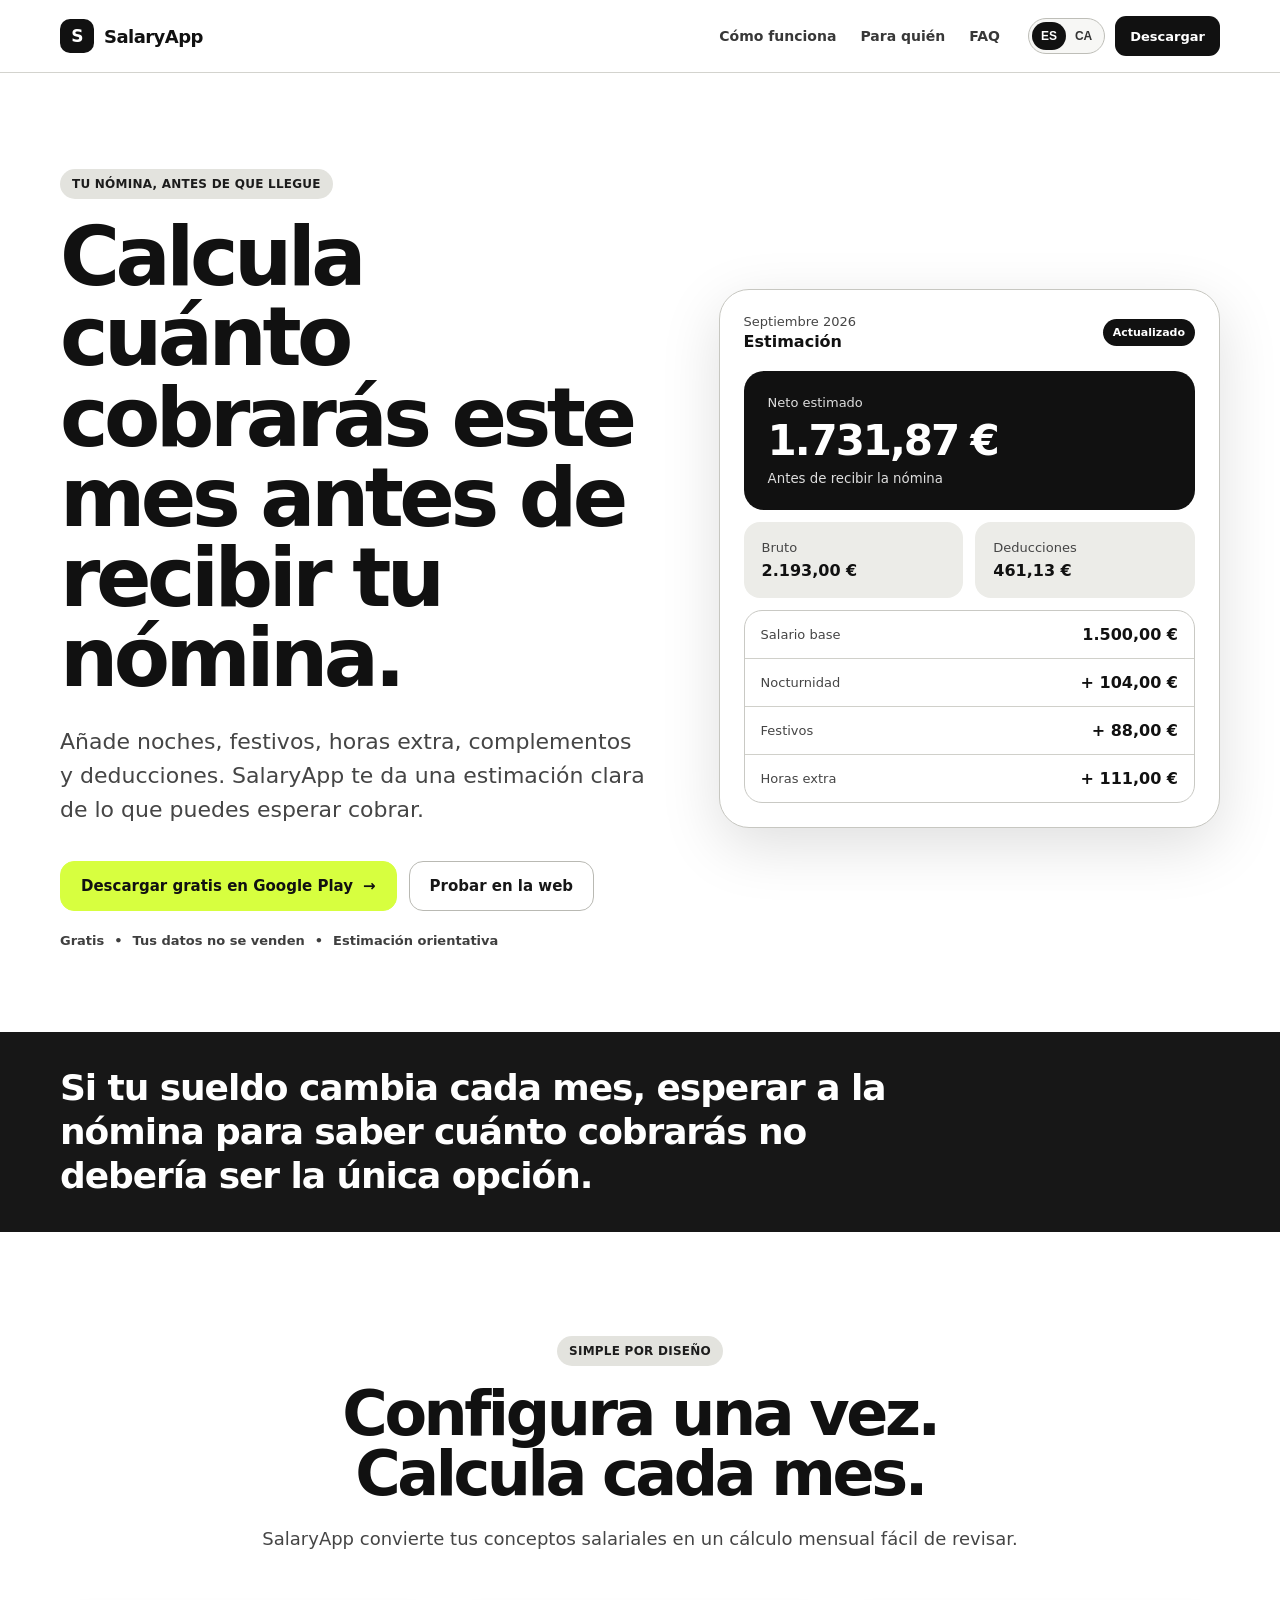
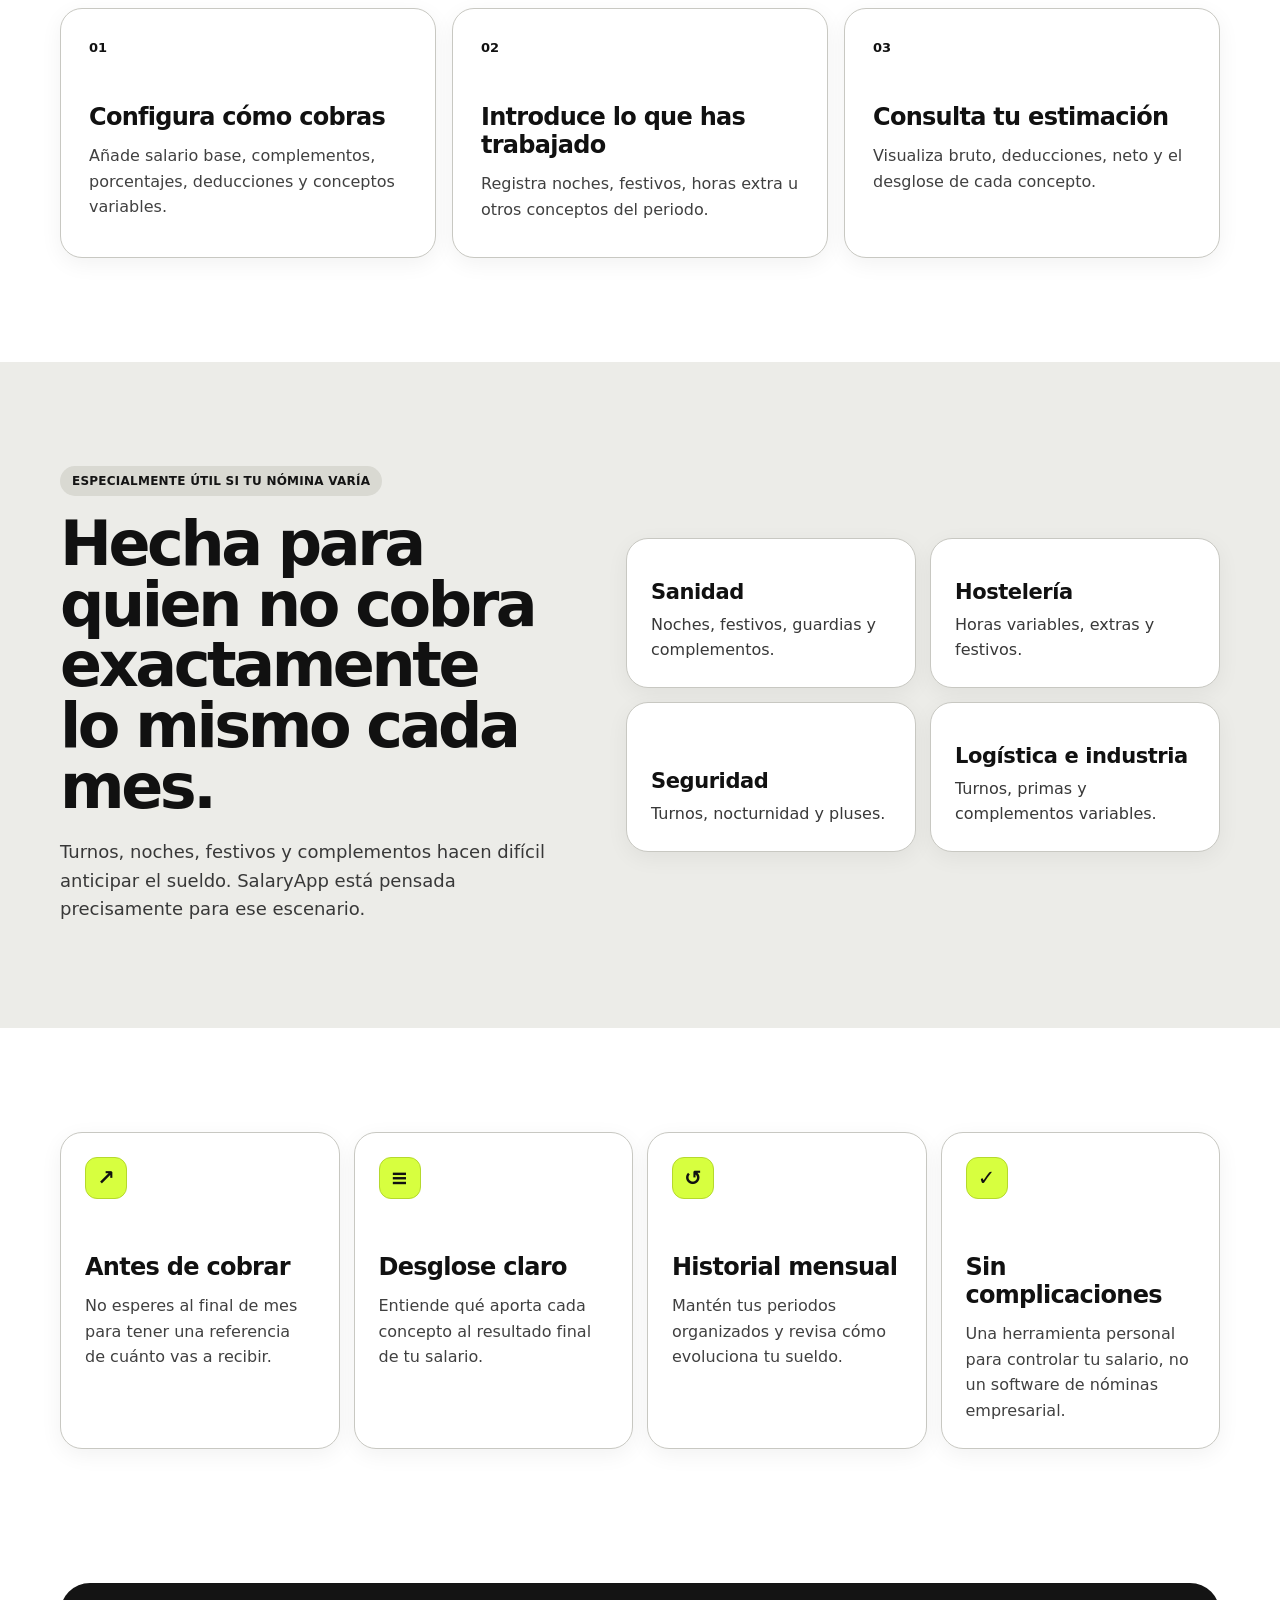
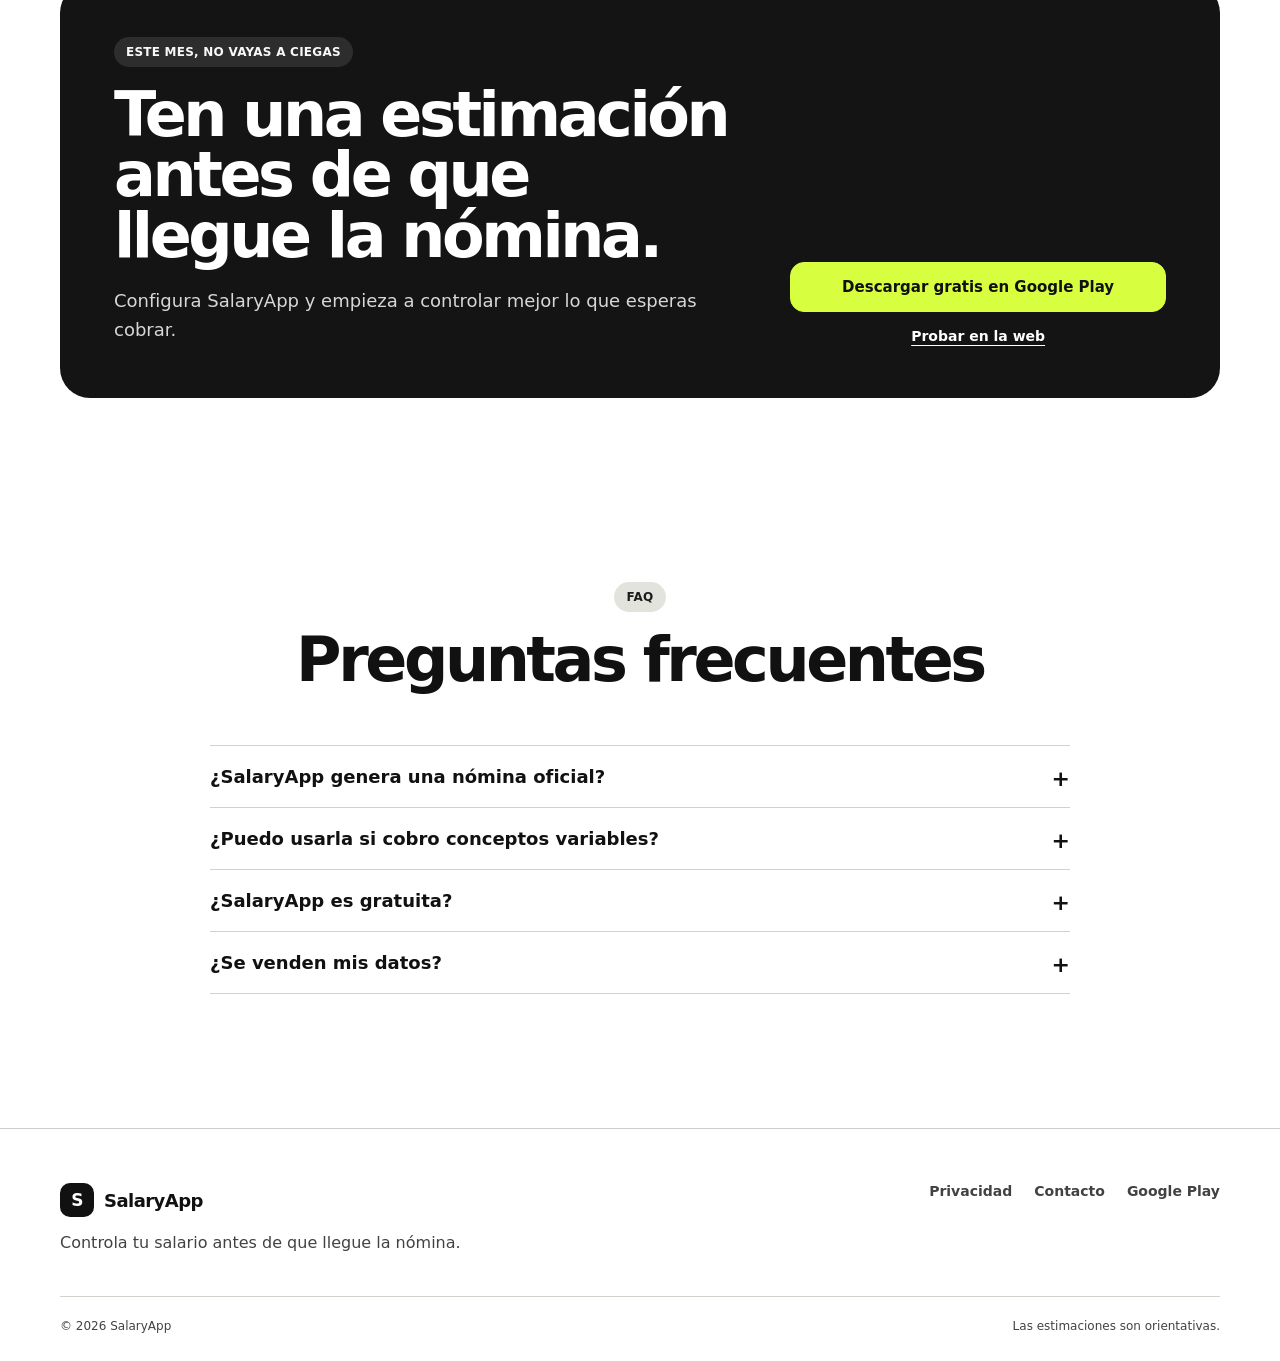
<file: index.html>
<!doctype html>
<html lang="es">
<head>
  <meta charset="utf-8" />
  <meta name="google-site-verification" content="gwyCtKHwM9WV3Uau_enndTG1zOH6kAbiO1aLHlfrv2o" />
  <meta name="google-site-verification" content="Oh7GetL6wzyZ5E_C5j5XOEw7PWZ33ZfpO5sYvUg8TXQ" />
  <meta name="viewport" content="width=device-width, initial-scale=1" />
  <title>SalaryApp | Calcula cuánto cobrarás antes de recibir tu nómina</title>
  <meta name="description" content="Calcula cuánto cobrarás este mes antes de recibir tu nómina. Controla noches, festivos, horas extra, complementos y deducciones con SalaryApp." />
  <meta name="robots" content="index,follow,max-image-preview:large" />
  <meta name="theme-color" content="#111111" />

  <link rel="canonical" href="https://salaryapp.moapetlabs.com/" />
  <link rel="alternate" hreflang="es" href="https://salaryapp.moapetlabs.com/?lang=es" />
  <link rel="alternate" hreflang="ca" href="https://salaryapp.moapetlabs.com/?lang=ca" />
  <link rel="alternate" hreflang="x-default" href="https://salaryapp.moapetlabs.com/" />

  <meta property="og:type" content="website" />
  <meta property="og:title" content="SalaryApp | Calcula cuánto cobrarás este mes" />
  <meta property="og:description" content="No esperes a que llegue la nómina. Estima tu sueldo con noches, festivos, horas extra, complementos y deducciones." />
  <meta property="og:url" content="https://salaryapp.moapetlabs.com/" />
  <meta property="og:site_name" content="SalaryApp" />

  <meta name="twitter:card" content="summary_large_image" />
  <meta name="twitter:title" content="SalaryApp | Calcula cuánto cobrarás este mes" />
  <meta name="twitter:description" content="Estima tu sueldo antes de recibir la nómina." />

  <script type="application/ld+json">
  {
    "@context": "https://schema.org",
    "@type": "SoftwareApplication",
    "name": "SalaryApp",
    "applicationCategory": "FinanceApplication",
    "operatingSystem": "Android, Web",
    "description": "Aplicación para estimar cuánto cobrarás antes de recibir la nómina teniendo en cuenta salario base, complementos, horas extra, nocturnidad, festivos y deducciones.",
    "url": "https://salaryapp.moapetlabs.com/",
    "downloadUrl": "https://play.google.com/store/apps/details?id=com.moapet15.salaryapp",
    "offers": {
      "@type": "Offer",
      "price": "0",
      "priceCurrency": "EUR"
    },
    "author": {
      "@type": "Person",
      "name": "Andreu Beltran i Franquet"
    }
  }
  </script>

  <link rel="stylesheet" href="./styles.css" />
</head>
<body>
  <a class="skip-link" href="#main">Saltar al contenido</a>

  <header class="site-header">
    <div class="container nav">
      <a class="brand" href="#top" aria-label="SalaryApp">
        <span class="brand-mark">S</span>
        <span>SalaryApp</span>
      </a>

      <nav class="nav-links" aria-label="Navegación principal">
        <a href="#como-funciona" data-i18n="navHow">Cómo funciona</a>
        <a href="#para-quien" data-i18n="navWho">Para quién</a>
        <a href="#faq">FAQ</a>
      </nav>

      <div class="nav-actions">
        <div class="lang-switch" aria-label="Idioma">
          <button type="button" class="lang-btn active" data-lang="es">ES</button>
          <button type="button" class="lang-btn" data-lang="ca">CA</button>
        </div>
        <a class="button button-small button-dark"
           href="https://play.google.com/store/apps/details?id=com.moapet15.salaryapp"
           target="_blank" rel="noopener"
           data-track="play_store_click"
           data-i18n="navDownload">Descargar</a>
      </div>
    </div>
  </header>

  <main id="main">
    <section class="hero" id="top">
      <div class="container hero-grid">
        <div class="hero-copy">
          <div class="eyebrow" data-i18n="eyebrow">Tu nómina, antes de que llegue</div>
          <h1 data-i18n="heroTitle">Calcula cuánto cobrarás este mes antes de recibir tu nómina.</h1>
          <p class="hero-lead" data-i18n="heroLead">
            Añade noches, festivos, horas extra, complementos y deducciones.
            SalaryApp te da una estimación clara de lo que puedes esperar cobrar.
          </p>

          <div class="hero-actions">
            <a class="button button-primary"
               href="https://play.google.com/store/apps/details?id=com.moapet15.salaryapp"
               target="_blank" rel="noopener"
               data-track="play_store_click">
              <span data-i18n="ctaPlay">Descargar gratis en Google Play</span>
              <span aria-hidden="true">→</span>
            </a>
            <a class="button button-secondary"
               href="https://salaryapp-mobile.vercel.app/"
               target="_blank" rel="noopener"
               data-track="web_app_click"
               data-i18n="ctaWeb">Probar en la web</a>
          </div>

          <div class="trust-row">
            <span data-i18n="trustFree">Gratis</span>
            <span>•</span>
            <span data-i18n="trustPrivacy">Tus datos no se venden</span>
            <span>•</span>
            <span data-i18n="trustEstimate">Estimación orientativa</span>
          </div>
        </div>

        <div class="salary-demo" aria-label="Ejemplo de cálculo salarial">
          <div class="demo-topbar">
            <div>
              <span class="demo-kicker" data-i18n="demoMonth">Septiembre 2026</span>
              <strong data-i18n="demoEstimate">Estimación</strong>
            </div>
            <span class="demo-status" data-i18n="demoUpdated">Actualizado</span>
          </div>

          <div class="net-card">
            <span data-i18n="demoNet">Neto estimado</span>
            <strong>1.731,87 €</strong>
            <small data-i18n="demoBefore">Antes de recibir la nómina</small>
          </div>

          <div class="demo-grid">
            <div>
              <span data-i18n="demoGross">Bruto</span>
              <strong>2.193,00 €</strong>
            </div>
            <div>
              <span data-i18n="demoDeductions">Deducciones</span>
              <strong>461,13 €</strong>
            </div>
          </div>

          <div class="concept-list">
            <div><span data-i18n="conceptBase">Salario base</span><strong>1.500,00 €</strong></div>
            <div><span data-i18n="conceptNight">Nocturnidad</span><strong>+ 104,00 €</strong></div>
            <div><span data-i18n="conceptHoliday">Festivos</span><strong>+ 88,00 €</strong></div>
            <div><span data-i18n="conceptExtra">Horas extra</span><strong>+ 111,00 €</strong></div>
          </div>
        </div>
      </div>
    </section>

    <section class="problem-strip">
      <div class="container">
        <p data-i18n="problem">
          Si tu sueldo cambia cada mes, esperar a la nómina para saber cuánto cobrarás no debería ser la única opción.
        </p>
      </div>
    </section>

    <section class="section" id="como-funciona">
      <div class="container">
        <div class="section-heading">
          <span class="section-kicker" data-i18n="howKicker">Simple por diseño</span>
          <h2 data-i18n="howTitle">Configura una vez. Calcula cada mes.</h2>
          <p data-i18n="howLead">
            SalaryApp convierte tus conceptos salariales en un cálculo mensual fácil de revisar.
          </p>
        </div>

        <div class="steps">
          <article class="step-card">
            <span class="step-number">01</span>
            <h3 data-i18n="step1Title">Configura cómo cobras</h3>
            <p data-i18n="step1Text">Añade salario base, complementos, porcentajes, deducciones y conceptos variables.</p>
          </article>
          <article class="step-card">
            <span class="step-number">02</span>
            <h3 data-i18n="step2Title">Introduce lo que has trabajado</h3>
            <p data-i18n="step2Text">Registra noches, festivos, horas extra u otros conceptos del periodo.</p>
          </article>
          <article class="step-card">
            <span class="step-number">03</span>
            <h3 data-i18n="step3Title">Consulta tu estimación</h3>
            <p data-i18n="step3Text">Visualiza bruto, deducciones, neto y el desglose de cada concepto.</p>
          </article>
        </div>
      </div>
    </section>

    <section class="section section-soft" id="para-quien">
      <div class="container split">
        <div class="section-heading left">
          <span class="section-kicker" data-i18n="whoKicker">Especialmente útil si tu nómina varía</span>
          <h2 data-i18n="whoTitle">Hecha para quien no cobra exactamente lo mismo cada mes.</h2>
          <p data-i18n="whoLead">
            Turnos, noches, festivos y complementos hacen difícil anticipar el sueldo. SalaryApp está pensada precisamente para ese escenario.
          </p>
        </div>

        <div class="audience-grid">
          <article><strong data-i18n="sectorHealth">Sanidad</strong><span data-i18n="sectorHealthText">Noches, festivos, guardias y complementos.</span></article>
          <article><strong data-i18n="sectorHospitality">Hostelería</strong><span data-i18n="sectorHospitalityText">Horas variables, extras y festivos.</span></article>
          <article><strong data-i18n="sectorSecurity">Seguridad</strong><span data-i18n="sectorSecurityText">Turnos, nocturnidad y pluses.</span></article>
          <article><strong data-i18n="sectorLogistics">Logística e industria</strong><span data-i18n="sectorLogisticsText">Turnos, primas y complementos variables.</span></article>
        </div>
      </div>
    </section>

    <section class="section">
      <div class="container feature-grid">
        <article class="feature-card">
          <span class="feature-icon">↗</span>
          <h3 data-i18n="feature1Title">Antes de cobrar</h3>
          <p data-i18n="feature1Text">No esperes al final de mes para tener una referencia de cuánto vas a recibir.</p>
        </article>
        <article class="feature-card">
          <span class="feature-icon">≡</span>
          <h3 data-i18n="feature2Title">Desglose claro</h3>
          <p data-i18n="feature2Text">Entiende qué aporta cada concepto al resultado final de tu salario.</p>
        </article>
        <article class="feature-card">
          <span class="feature-icon">↺</span>
          <h3 data-i18n="feature3Title">Historial mensual</h3>
          <p data-i18n="feature3Text">Mantén tus periodos organizados y revisa cómo evoluciona tu sueldo.</p>
        </article>
        <article class="feature-card">
          <span class="feature-icon">✓</span>
          <h3 data-i18n="feature4Title">Sin complicaciones</h3>
          <p data-i18n="feature4Text">Una herramienta personal para controlar tu salario, no un software de nóminas empresarial.</p>
        </article>
      </div>
    </section>

    <section class="section final-cta">
      <div class="container final-card">
        <div>
          <span class="section-kicker" data-i18n="finalKicker">Este mes, no vayas a ciegas</span>
          <h2 data-i18n="finalTitle">Ten una estimación antes de que llegue la nómina.</h2>
          <p data-i18n="finalText">Configura SalaryApp y empieza a controlar mejor lo que esperas cobrar.</p>
        </div>
        <div class="final-actions">
          <a class="button button-primary"
             href="https://play.google.com/store/apps/details?id=com.moapet15.salaryapp"
             target="_blank" rel="noopener"
             data-track="play_store_click"
             data-i18n="ctaPlay">Descargar gratis en Google Play</a>
          <a class="text-link"
             href="https://salaryapp-mobile.vercel.app/"
             target="_blank" rel="noopener"
             data-track="web_app_click"
             data-i18n="ctaWeb">Probar en la web</a>
        </div>
      </div>
    </section>

    <section class="section faq" id="faq">
      <div class="container">
        <div class="section-heading">
          <span class="section-kicker">FAQ</span>
          <h2 data-i18n="faqTitle">Preguntas frecuentes</h2>
        </div>

        <div class="faq-list">
          <details>
            <summary data-i18n="faq1Q">¿SalaryApp genera una nómina oficial?</summary>
            <p data-i18n="faq1A">No. SalaryApp ofrece estimaciones orientativas basadas en los datos que introduces y no sustituye una nómina oficial ni asesoramiento laboral, fiscal o contable.</p>
          </details>
          <details>
            <summary data-i18n="faq2Q">¿Puedo usarla si cobro conceptos variables?</summary>
            <p data-i18n="faq2A">Sí. Está pensada especialmente para registrar horas extra, nocturnidad, festivos, complementos y otros conceptos que pueden cambiar cada mes.</p>
          </details>
          <details>
            <summary data-i18n="faq3Q">¿SalaryApp es gratuita?</summary>
            <p data-i18n="faq3A">Sí. Actualmente SalaryApp puede utilizarse gratuitamente.</p>
          </details>
          <details>
            <summary data-i18n="faq4Q">¿Se venden mis datos?</summary>
            <p data-i18n="faq4A">No. SalaryApp no vende tus datos personales. Consulta la política de privacidad para conocer qué información se trata y con qué finalidad.</p>
          </details>
        </div>
      </div>
    </section>
  </main>

  <footer class="footer">
    <div class="container footer-grid">
      <div>
        <a class="brand" href="#top">
          <span class="brand-mark">S</span>
          <span>SalaryApp</span>
        </a>
        <p data-i18n="footerText">Controla tu salario antes de que llegue la nómina.</p>
      </div>

      <div class="footer-links">
        <a href="./privacy.html" data-i18n="privacy">Privacidad</a>
        <a href="mailto:franquetandreu@gmail.com" data-i18n="contact">Contacto</a>
        <a href="https://play.google.com/store/apps/details?id=com.moapet15.salaryapp"
           target="_blank" rel="noopener"
           data-track="play_store_click">Google Play</a>
      </div>
    </div>
    <div class="container footer-bottom">
      <span>© 2026 SalaryApp</span>
      <span data-i18n="legalNote">Las estimaciones son orientativas.</span>
    </div>
  </footer>

  <script src="./script.js" defer></script>
</body>
</html>
</file>
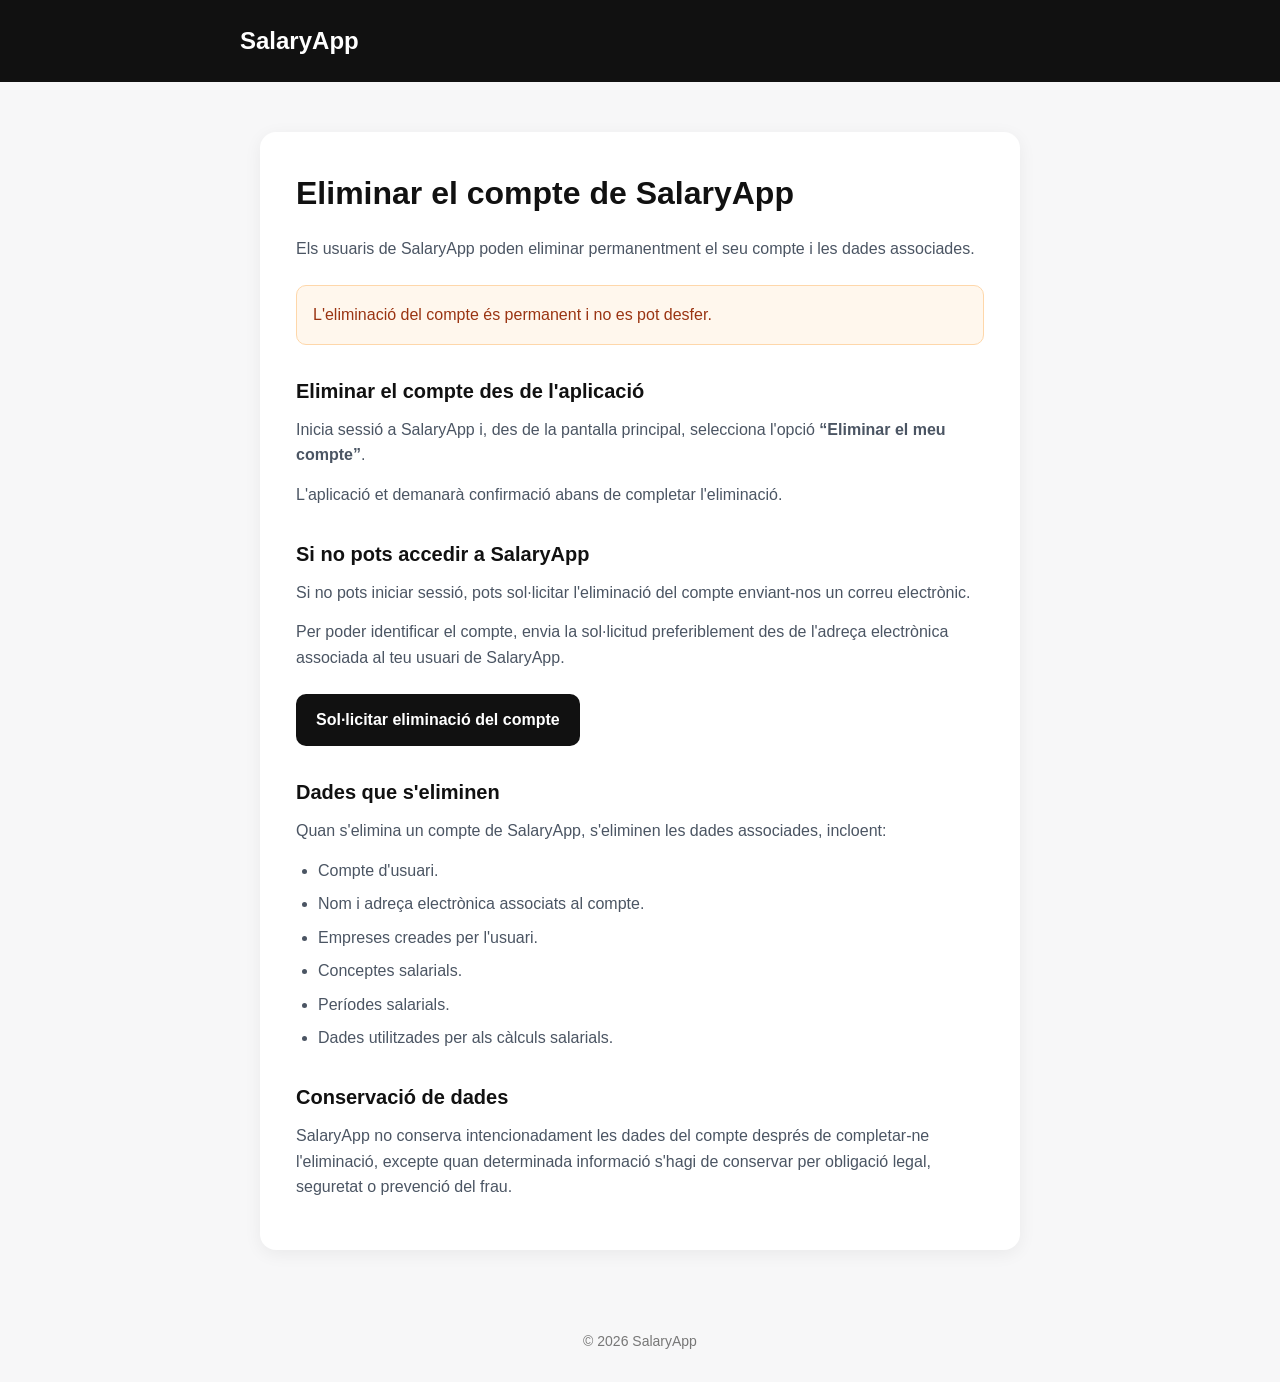
<file: delete-account.html>
<!DOCTYPE html>
<html lang="ca">
<head>
  <meta charset="UTF-8" />
  <meta name="viewport" content="width=device-width, initial-scale=1.0" />

  <title>Eliminar el compte | SalaryApp</title>

  <style>
    * {
      box-sizing: border-box;
      margin: 0;
      padding: 0;
    }

    body {
      font-family: Arial, Helvetica, sans-serif;
      background: #f7f7f8;
      color: #1f2937;
      line-height: 1.6;
    }

    header {
      background: #111111;
      color: white;
      padding: 22px 24px;
    }

    .header-content {
      max-width: 800px;
      margin: 0 auto;
    }

    .brand {
      font-size: 24px;
      font-weight: 700;
    }

    main {
      max-width: 800px;
      margin: 50px auto;
      padding: 0 20px;
    }

    .card {
      background: white;
      border-radius: 16px;
      padding: 36px;
      box-shadow: 0 4px 18px rgba(0, 0, 0, 0.06);
    }

    h1 {
      font-size: 32px;
      margin-bottom: 16px;
      color: #111111;
    }

    h2 {
      font-size: 20px;
      margin-top: 30px;
      margin-bottom: 10px;
      color: #111111;
    }

    p {
      margin-bottom: 14px;
      color: #4b5563;
    }

    ul {
      margin: 12px 0 20px 22px;
      color: #4b5563;
    }

    li {
      margin-bottom: 8px;
    }

    .warning {
      background: #fff7ed;
      border: 1px solid #fed7aa;
      border-radius: 10px;
      padding: 16px;
      margin: 24px 0;
      color: #9a3412;
    }

    .button {
      display: inline-block;
      margin-top: 10px;
      background: #111111;
      color: white;
      text-decoration: none;
      padding: 13px 20px;
      border-radius: 10px;
      font-weight: 600;
      transition: opacity 0.2s;
    }

    .button:hover {
      opacity: 0.82;
    }

    footer {
      text-align: center;
      padding: 30px 20px;
      color: #777777;
      font-size: 14px;
    }

    @media (max-width: 600px) {
      main {
        margin: 25px auto;
      }

      .card {
        padding: 24px;
      }

      h1 {
        font-size: 26px;
      }
    }
  </style>
</head>

<body>

  <header>
    <div class="header-content">
      <div class="brand">SalaryApp</div>
    </div>
  </header>

  <main>
    <section class="card">

      <h1>Eliminar el compte de SalaryApp</h1>

      <p>
        Els usuaris de SalaryApp poden eliminar permanentment
        el seu compte i les dades associades.
      </p>

      <div class="warning">
        L'eliminació del compte és permanent i no es pot desfer.
      </div>

      <h2>Eliminar el compte des de l'aplicació</h2>

      <p>
        Inicia sessió a SalaryApp i, des de la pantalla principal,
        selecciona l'opció <strong>“Eliminar el meu compte”</strong>.
      </p>

      <p>
        L'aplicació et demanarà confirmació abans de completar
        l'eliminació.
      </p>


      <h2>Si no pots accedir a SalaryApp</h2>

      <p>
        Si no pots iniciar sessió, pots sol·licitar l'eliminació
        del compte enviant-nos un correu electrònic.
      </p>

      <p>
        Per poder identificar el compte, envia la sol·licitud
        preferiblement des de l'adreça electrònica associada
        al teu usuari de SalaryApp.
      </p>

      <a
        class="button"
        href="mailto:franquetandreu@gmail.com?subject=Eliminació%20del%20compte%20SalaryApp"
      >
        Sol·licitar eliminació del compte
      </a>


      <h2>Dades que s'eliminen</h2>

      <p>
        Quan s'elimina un compte de SalaryApp, s'eliminen
        les dades associades, incloent:
      </p>

      <ul>
        <li>Compte d'usuari.</li>
        <li>Nom i adreça electrònica associats al compte.</li>
        <li>Empreses creades per l'usuari.</li>
        <li>Conceptes salarials.</li>
        <li>Períodes salarials.</li>
        <li>Dades utilitzades per als càlculs salarials.</li>
      </ul>


      <h2>Conservació de dades</h2>

      <p>
        SalaryApp no conserva intencionadament les dades del compte
        després de completar-ne l'eliminació, excepte quan determinada
        informació s'hagi de conservar per obligació legal, seguretat
        o prevenció del frau.
      </p>

    </section>
  </main>

  <footer>
    © 2026 SalaryApp
  </footer>

</body>
</html>
</file>
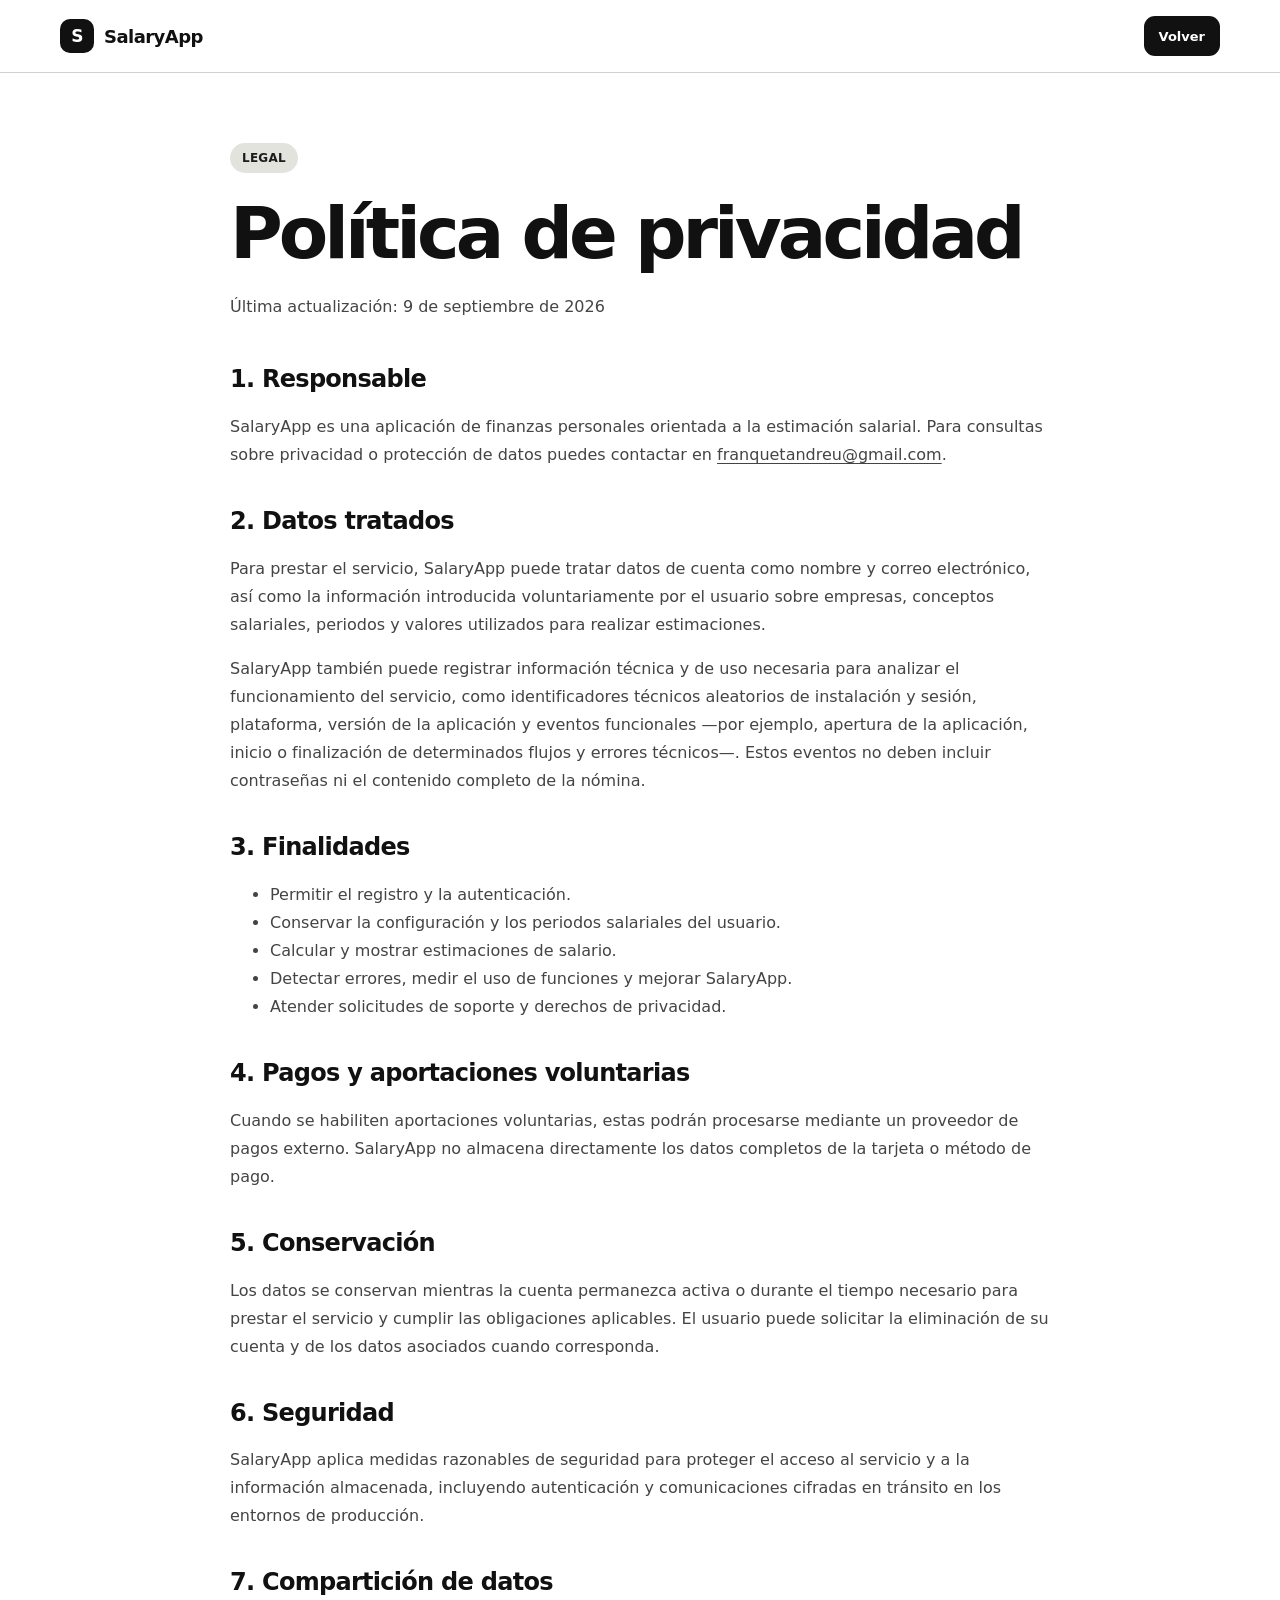
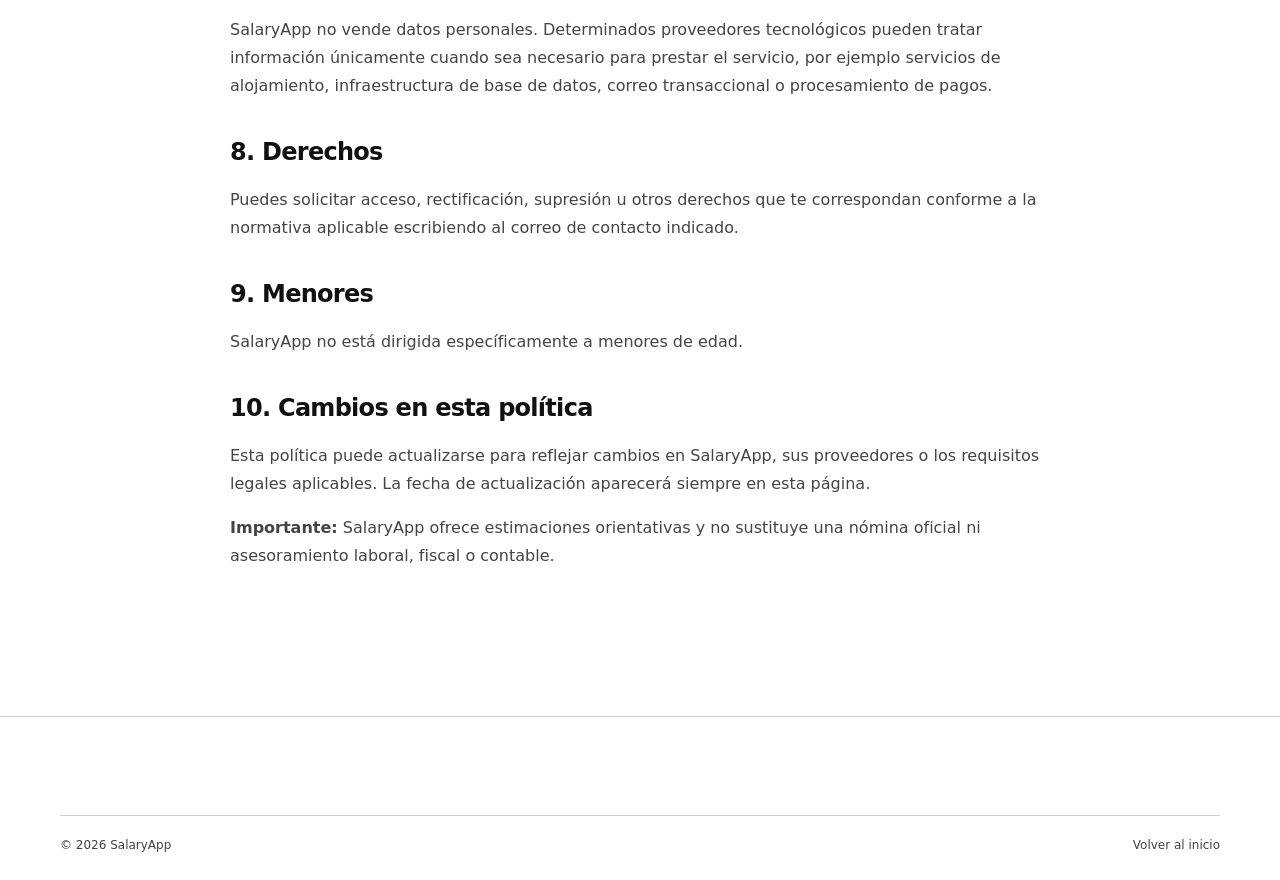
<file: privacy.html>
<!doctype html>
<html lang="es">
<head>
  <meta charset="utf-8" />
  <meta name="viewport" content="width=device-width, initial-scale=1" />
  <title>Política de privacidad | SalaryApp</title>
  <meta name="description" content="Política de privacidad de SalaryApp." />
  <meta name="robots" content="index,follow" />
  <link rel="canonical" href="https://salaryapp.moapetlabs.com/privacy.html" />
  <link rel="stylesheet" href="./styles.css" />
  <style>
    .legal { max-width: 820px; padding: 70px 0 100px; }
    .legal h1 { font-size: clamp(42px,7vw,72px); letter-spacing:-.055em; margin:0 0 18px; }
    .legal .updated { color:var(--muted); margin-bottom:44px; }
    .legal h2 { margin-top:38px; font-size:24px; letter-spacing:-.03em; }
    .legal p, .legal li { color:#444; line-height:1.75; }
    .legal a { text-decoration:underline; text-underline-offset:3px; }
  </style>
</head>
<body>
  <header class="site-header">
    <div class="container nav">
      <a class="brand" href="./index.html">
        <span class="brand-mark">S</span><span>SalaryApp</span>
      </a>
      <div style="margin-left:auto">
        <a class="button button-small button-dark" href="./index.html">Volver</a>
      </div>
    </div>
  </header>

  <main class="container legal">
    <span class="eyebrow">Legal</span>
    <h1>Política de privacidad</h1>
    <p class="updated">Última actualización: 9 de septiembre de 2026</p>

    <h2>1. Responsable</h2>
    <p>SalaryApp es una aplicación de finanzas personales orientada a la estimación salarial. Para consultas sobre privacidad o protección de datos puedes contactar en <a href="mailto:franquetandreu@gmail.com">franquetandreu@gmail.com</a>.</p>

    <h2>2. Datos tratados</h2>
    <p>Para prestar el servicio, SalaryApp puede tratar datos de cuenta como nombre y correo electrónico, así como la información introducida voluntariamente por el usuario sobre empresas, conceptos salariales, periodos y valores utilizados para realizar estimaciones.</p>

    <p>SalaryApp también puede registrar información técnica y de uso necesaria para analizar el funcionamiento del servicio, como identificadores técnicos aleatorios de instalación y sesión, plataforma, versión de la aplicación y eventos funcionales —por ejemplo, apertura de la aplicación, inicio o finalización de determinados flujos y errores técnicos—. Estos eventos no deben incluir contraseñas ni el contenido completo de la nómina.</p>

    <h2>3. Finalidades</h2>
    <ul>
      <li>Permitir el registro y la autenticación.</li>
      <li>Conservar la configuración y los periodos salariales del usuario.</li>
      <li>Calcular y mostrar estimaciones de salario.</li>
      <li>Detectar errores, medir el uso de funciones y mejorar SalaryApp.</li>
      <li>Atender solicitudes de soporte y derechos de privacidad.</li>
    </ul>

    <h2>4. Pagos y aportaciones voluntarias</h2>
    <p>Cuando se habiliten aportaciones voluntarias, estas podrán procesarse mediante un proveedor de pagos externo. SalaryApp no almacena directamente los datos completos de la tarjeta o método de pago.</p>

    <h2>5. Conservación</h2>
    <p>Los datos se conservan mientras la cuenta permanezca activa o durante el tiempo necesario para prestar el servicio y cumplir las obligaciones aplicables. El usuario puede solicitar la eliminación de su cuenta y de los datos asociados cuando corresponda.</p>

    <h2>6. Seguridad</h2>
    <p>SalaryApp aplica medidas razonables de seguridad para proteger el acceso al servicio y a la información almacenada, incluyendo autenticación y comunicaciones cifradas en tránsito en los entornos de producción.</p>

    <h2>7. Compartición de datos</h2>
    <p>SalaryApp no vende datos personales. Determinados proveedores tecnológicos pueden tratar información únicamente cuando sea necesario para prestar el servicio, por ejemplo servicios de alojamiento, infraestructura de base de datos, correo transaccional o procesamiento de pagos.</p>

    <h2>8. Derechos</h2>
    <p>Puedes solicitar acceso, rectificación, supresión u otros derechos que te correspondan conforme a la normativa aplicable escribiendo al correo de contacto indicado.</p>

    <h2>9. Menores</h2>
    <p>SalaryApp no está dirigida específicamente a menores de edad.</p>

    <h2>10. Cambios en esta política</h2>
    <p>Esta política puede actualizarse para reflejar cambios en SalaryApp, sus proveedores o los requisitos legales aplicables. La fecha de actualización aparecerá siempre en esta página.</p>

    <p><strong>Importante:</strong> SalaryApp ofrece estimaciones orientativas y no sustituye una nómina oficial ni asesoramiento laboral, fiscal o contable.</p>
  </main>

  <footer class="footer">
    <div class="container footer-bottom">
      <span>© 2026 SalaryApp</span>
      <a href="./index.html">Volver al inicio</a>
    </div>
  </footer>
</body>
</html>
</file>
<file: styles.css>
:root {
  --bg: #ffffff;
  --text: #111111;
  --muted: #454545;
  --line: #d2d2cd;
  --soft: #eeeeea;
  --card: #ffffff;
  --accent: #d7ff3f;
  --accent-strong: #c4ed32;
  --radius: 22px;
  --shadow: 0 18px 60px rgba(0,0,0,.13);
  --max: 1160px;
}

* { box-sizing: border-box; }

html {
  scroll-behavior: smooth;
  background: var(--bg);
}

body {
  margin: 0;
  color: var(--text);
  background: var(--bg);
  font-family: Inter, ui-sans-serif, system-ui, -apple-system, BlinkMacSystemFont, "Segoe UI", sans-serif;
  -webkit-font-smoothing: antialiased;
}

a { color: inherit; text-decoration: none; }
button, a { -webkit-tap-highlight-color: transparent; }

.container {
  width: min(calc(100% - 40px), var(--max));
  margin-inline: auto;
}

.skip-link {
  position: absolute;
  left: -9999px;
  top: 10px;
  background: #111;
  color: #fff;
  padding: 10px 14px;
  z-index: 100;
}
.skip-link:focus { left: 10px; }

.site-header {
  position: sticky;
  top: 0;
  z-index: 50;
  border-bottom: 1px solid rgba(210,210,205,.96);
  background: rgba(255,255,255,.97);
  backdrop-filter: blur(18px);
}

.nav {
  min-height: 72px;
  display: flex;
  align-items: center;
  gap: 28px;
}

.brand {
  display: inline-flex;
  align-items: center;
  gap: 10px;
  font-weight: 800;
  letter-spacing: -.03em;
  font-size: 18px;
  white-space: nowrap;
}

.brand-mark {
  display: grid;
  place-items: center;
  width: 34px;
  height: 34px;
  border-radius: 10px;
  background: var(--text);
  color: #fff;
  font-size: 17px;
}

.nav-links {
  display: flex;
  gap: 24px;
  margin-left: auto;
  color: var(--muted);
  font-size: 14px;
  font-weight: 650;
}

.nav-links a:hover { color: var(--text); }

.nav-actions {
  display: flex;
  align-items: center;
  gap: 10px;
}

.lang-switch {
  display: flex;
  border: 1px solid var(--line);
  border-radius: 999px;
  padding: 3px;
}

.lang-btn {
  border: 0;
  background: transparent;
  color: var(--muted);
  border-radius: 999px;
  padding: 7px 9px;
  cursor: pointer;
  font-size: 12px;
  font-weight: 800;
}

.lang-btn.active {
  background: var(--text);
  color: #fff;
}

.button {
  min-height: 50px;
  display: inline-flex;
  align-items: center;
  justify-content: center;
  gap: 10px;
  padding: 0 20px;
  border-radius: 14px;
  font-size: 15px;
  font-weight: 800;
  transition: transform .18s ease, background .18s ease, border-color .18s ease;
}

.button:hover { transform: translateY(-1px); }

.button-small {
  min-height: 40px;
  padding-inline: 15px;
  border-radius: 11px;
  font-size: 13px;
}

.button-dark {
  background: var(--text);
  color: #fff;
}

.button-primary {
  background: var(--accent);
  color: #111;
  border: 1px solid var(--accent);
}

.button-primary:hover { background: var(--accent-strong); }

.button-secondary {
  border: 1px solid #b9b9b3;
  background: #fff;
  color: #171717;
}

.hero {
  padding: 96px 0 84px;
  overflow: hidden;
}

.hero-grid {
  display: grid;
  grid-template-columns: minmax(0, 1.08fr) minmax(380px, .92fr);
  align-items: center;
  gap: 70px;
}

.eyebrow,
.section-kicker {
  display: inline-flex;
  width: fit-content;
  align-items: center;
  gap: 8px;
  margin-bottom: 18px;
  padding: 8px 12px;
  border-radius: 999px;
  background: #e3e3de;
  color: #1c1c1c;
  font-size: 12px;
  font-weight: 850;
  letter-spacing: .02em;
  text-transform: uppercase;
}

.hero h1,
.section-heading h2,
.final-card h2 {
  margin: 0;
  letter-spacing: -.055em;
  line-height: .98;
}

.hero h1 {
  max-width: 760px;
  font-size: clamp(48px, 6.4vw, 82px);
}

.hero-lead {
  max-width: 690px;
  margin: 26px 0 0;
  color: var(--muted);
  font-size: clamp(18px, 2vw, 22px);
  line-height: 1.55;
}

.hero-actions {
  display: flex;
  flex-wrap: wrap;
  gap: 12px;
  margin-top: 34px;
}

.trust-row {
  display: flex;
  flex-wrap: wrap;
  gap: 10px;
  margin-top: 22px;
  color: var(--muted);
  font-size: 13px;
  font-weight: 650;
}

.salary-demo {
  position: relative;
  border: 1px solid var(--line);
  border-radius: 30px;
  background: #fff;
  padding: 24px;
  box-shadow: var(--shadow);
}

.salary-demo::before {
  content: "";
  position: absolute;
  width: 240px;
  height: 240px;
  right: -90px;
  top: -100px;
  border-radius: 50%;
  background: var(--accent);
  filter: blur(1px);
  opacity: .55;
  z-index: -1;
}

.demo-topbar,
.demo-grid,
.concept-list > div {
  display: flex;
  align-items: center;
  justify-content: space-between;
}

.demo-topbar { margin-bottom: 20px; }

.demo-topbar > div {
  display: flex;
  flex-direction: column;
  gap: 3px;
}

.demo-kicker,
.net-card span,
.demo-grid span,
.concept-list span {
  color: var(--muted);
  font-size: 13px;
}

.demo-status {
  display: inline-flex;
  padding: 7px 10px;
  border-radius: 999px;
  background: #111;
  color: #fff;
  font-size: 11px;
  font-weight: 800;
}

.net-card {
  display: flex;
  flex-direction: column;
  gap: 6px;
  border-radius: 20px;
  background: var(--text);
  color: #fff;
  padding: 24px;
}

.net-card span,
.net-card small { color: #dedede; }

.net-card strong {
  font-size: 42px;
  letter-spacing: -.05em;
}

.demo-grid {
  gap: 12px;
  margin: 12px 0;
}

.demo-grid > div {
  flex: 1;
  display: flex;
  flex-direction: column;
  gap: 6px;
  padding: 18px;
  background: var(--soft);
  border-radius: 16px;
}

.concept-list {
  border: 1px solid var(--line);
  border-radius: 18px;
  overflow: hidden;
}

.concept-list > div {
  gap: 16px;
  padding: 14px 16px;
  border-bottom: 1px solid var(--line);
}

.concept-list > div:last-child { border-bottom: 0; }

.problem-strip {
  background: #171717;
  color: #ffffff;
  padding: 34px 0;
}

.problem-strip p {
  max-width: 900px;
  margin: 0;
  font-size: clamp(22px, 3vw, 36px);
  line-height: 1.22;
  letter-spacing: -.03em;
  font-weight: 750;
}

.section { padding: 104px 0; }
.section-soft { background: var(--soft); }

.section-heading {
  max-width: 760px;
  margin: 0 auto 54px;
  text-align: center;
}

.section-heading.left {
  margin: 0;
  text-align: left;
}

.section-heading h2,
.final-card h2 {
  font-size: clamp(38px, 5vw, 62px);
}

.section-heading p,
.final-card p {
  margin: 20px 0 0;
  color: var(--muted);
  font-size: 18px;
  line-height: 1.6;
}

.steps {
  display: grid;
  grid-template-columns: repeat(3, 1fr);
  gap: 16px;
}

.step-card,
.feature-card,
.audience-grid article {
  border: 1px solid var(--line);
  border-radius: var(--radius);
  background: var(--card);
}

.step-card {
  padding: 28px;
  min-height: 250px;
}

.step-number {
  display: inline-block;
  margin-bottom: 48px;
  font-size: 13px;
  font-weight: 900;
}

.step-card h3,
.feature-card h3 {
  margin: 0 0 12px;
  letter-spacing: -.03em;
  font-size: 24px;
}

.step-card p,
.feature-card p,
.audience-grid span {
  margin: 0;
  color: var(--muted);
  line-height: 1.6;
}

.split {
  display: grid;
  grid-template-columns: .9fr 1.1fr;
  align-items: center;
  gap: 80px;
}

.audience-grid {
  display: grid;
  grid-template-columns: 1fr 1fr;
  gap: 14px;
}

.audience-grid article {
  min-height: 150px;
  padding: 24px;
  display: flex;
  flex-direction: column;
  justify-content: flex-end;
  gap: 8px;
}

.audience-grid strong {
  font-size: 21px;
  letter-spacing: -.02em;
}

.feature-grid {
  display: grid;
  grid-template-columns: repeat(4, 1fr);
  gap: 14px;
}

.feature-card {
  min-height: 255px;
  padding: 24px;
}

.feature-icon {
  display: grid;
  place-items: center;
  width: 42px;
  height: 42px;
  margin-bottom: 54px;
  border-radius: 12px;
  background: var(--accent);
  font-size: 21px;
  font-weight: 900;
}

.final-cta { padding-top: 30px; }

.final-card {
  display: grid;
  grid-template-columns: 1.25fr .75fr;
  gap: 50px;
  align-items: end;
  padding: 54px;
  border-radius: 30px;
  background: var(--text);
  color: #fff;
}

.final-card p { color: #d6d6d6; }

.final-actions {
  display: flex;
  flex-direction: column;
  align-items: stretch;
  gap: 16px;
}

.text-link {
  color: #fff;
  text-align: center;
  font-size: 14px;
  font-weight: 750;
  text-decoration: underline;
  text-underline-offset: 4px;
}

.faq { padding-top: 80px; }

.faq-list {
  max-width: 860px;
  margin: 0 auto;
  border-top: 1px solid var(--line);
}

details {
  border-bottom: 1px solid var(--line);
  padding: 20px 0;
}

summary {
  list-style: none;
  cursor: pointer;
  font-size: 18px;
  font-weight: 800;
}

summary::-webkit-details-marker { display: none; }

summary::after {
  content: "+";
  float: right;
  font-size: 22px;
}

details[open] summary::after { content: "−"; }

details p {
  max-width: 720px;
  color: #414141;
  line-height: 1.65;
}

.footer {
  margin-top: 30px;
  padding: 54px 0 28px;
  border-top: 1px solid var(--line);
}

.footer-grid {
  display: flex;
  align-items: flex-start;
  justify-content: space-between;
  gap: 40px;
}

.footer-grid p {
  margin: 16px 0 0;
  color: var(--muted);
}

.footer-links {
  display: flex;
  flex-wrap: wrap;
  gap: 22px;
  color: var(--muted);
  font-size: 14px;
  font-weight: 700;
}

.footer-links a:hover { color: var(--text); }

.footer-bottom {
  display: flex;
  justify-content: space-between;
  gap: 20px;
  margin-top: 44px;
  padding-top: 22px;
  border-top: 1px solid var(--line);
  color: var(--muted);
  font-size: 12px;
}

@media (max-width: 980px) {
  .nav-links { display: none; }
  .hero-grid,
  .split,
  .final-card {
    grid-template-columns: 1fr;
  }
  .hero-grid { gap: 54px; }
  .salary-demo { max-width: 620px; }
  .steps { grid-template-columns: 1fr; }
  .step-card { min-height: auto; }
  .step-number { margin-bottom: 34px; }
  .feature-grid { grid-template-columns: 1fr 1fr; }
}

@media (max-width: 680px) {
  .container { width: min(calc(100% - 28px), var(--max)); }
  .nav { min-height: 64px; }
  .nav .button-small { display: none; }
  .hero { padding: 64px 0 58px; }
  .hero h1 { font-size: clamp(42px, 13vw, 64px); }
  .hero-actions { flex-direction: column; }
  .hero-actions .button { width: 100%; }
  .salary-demo { padding: 16px; border-radius: 22px; }
  .net-card strong { font-size: 34px; }
  .section { padding: 76px 0; }
  .audience-grid,
  .feature-grid { grid-template-columns: 1fr; }
  .final-card { padding: 34px 24px; }
  .footer-grid,
  .footer-bottom { flex-direction: column; }
}


/* ================================
   SalaryApp contrast pass
   ================================ */

.nav-links {
  color: #383838;
  font-weight: 700;
}

.lang-switch {
  border-color: #bebeb8;
  background: #f7f7f5;
}

.lang-btn {
  color: #333333;
}

.trust-row {
  color: #3f3f3f;
  font-weight: 700;
}

.salary-demo {
  border-color: #c7c7c1;
}

.demo-kicker,
.demo-grid span,
.concept-list span {
  color: #454545;
}

.demo-grid > div {
  background: #ecece8;
}

.concept-list {
  border-color: #c9c9c4;
}

.concept-list > div {
  border-bottom-color: #d0d0ca;
}

.section-soft {
  background: #ecece8;
}

.section-soft .section-heading p,
.section-soft .audience-grid span {
  color: #383838;
}

.section-soft .section-kicker {
  background: #d9d9d2;
  color: #141414;
}

.step-card,
.feature-card,
.audience-grid article {
  border-color: #c8c8c2;
  box-shadow: 0 6px 22px rgba(0,0,0,.055);
}

.step-card p,
.feature-card p {
  color: #404040;
}

.audience-grid article {
  background: #ffffff;
}

.audience-grid strong {
  color: #111111;
}

.feature-icon {
  color: #111111;
  border: 1px solid #b5d92d;
}

.final-card {
  background: #141414;
}

.final-card .section-kicker {
  background: #2d2d2d;
  color: #f8f8f8;
}

.final-card p {
  color: #d7d7d7;
}

.footer-grid p,
.footer-links,
.footer-bottom {
  color: #424242;
}

.footer {
  border-top-color: #cecec8;
}

/* Better keyboard accessibility */
a:focus-visible,
button:focus-visible,
summary:focus-visible {
  outline: 3px solid #111111;
  outline-offset: 3px;
}

.final-card a:focus-visible,
.problem-strip a:focus-visible {
  outline-color: #ffffff;
}

/* Better hover feedback without reducing readability */
.button-secondary:hover {
  background: #f0f0ec;
  border-color: #9f9f99;
}

.nav-links a:hover,
.footer-links a:hover {
  color: #000000;
}

/* High-contrast user preference */
@media (prefers-contrast: more) {
  :root {
    --muted: #2f2f2f;
    --line: #adada7;
    --soft: #e7e7e1;
  }

  .salary-demo,
  .step-card,
  .feature-card,
  .audience-grid article {
    border-width: 2px;
  }
}
</file>
